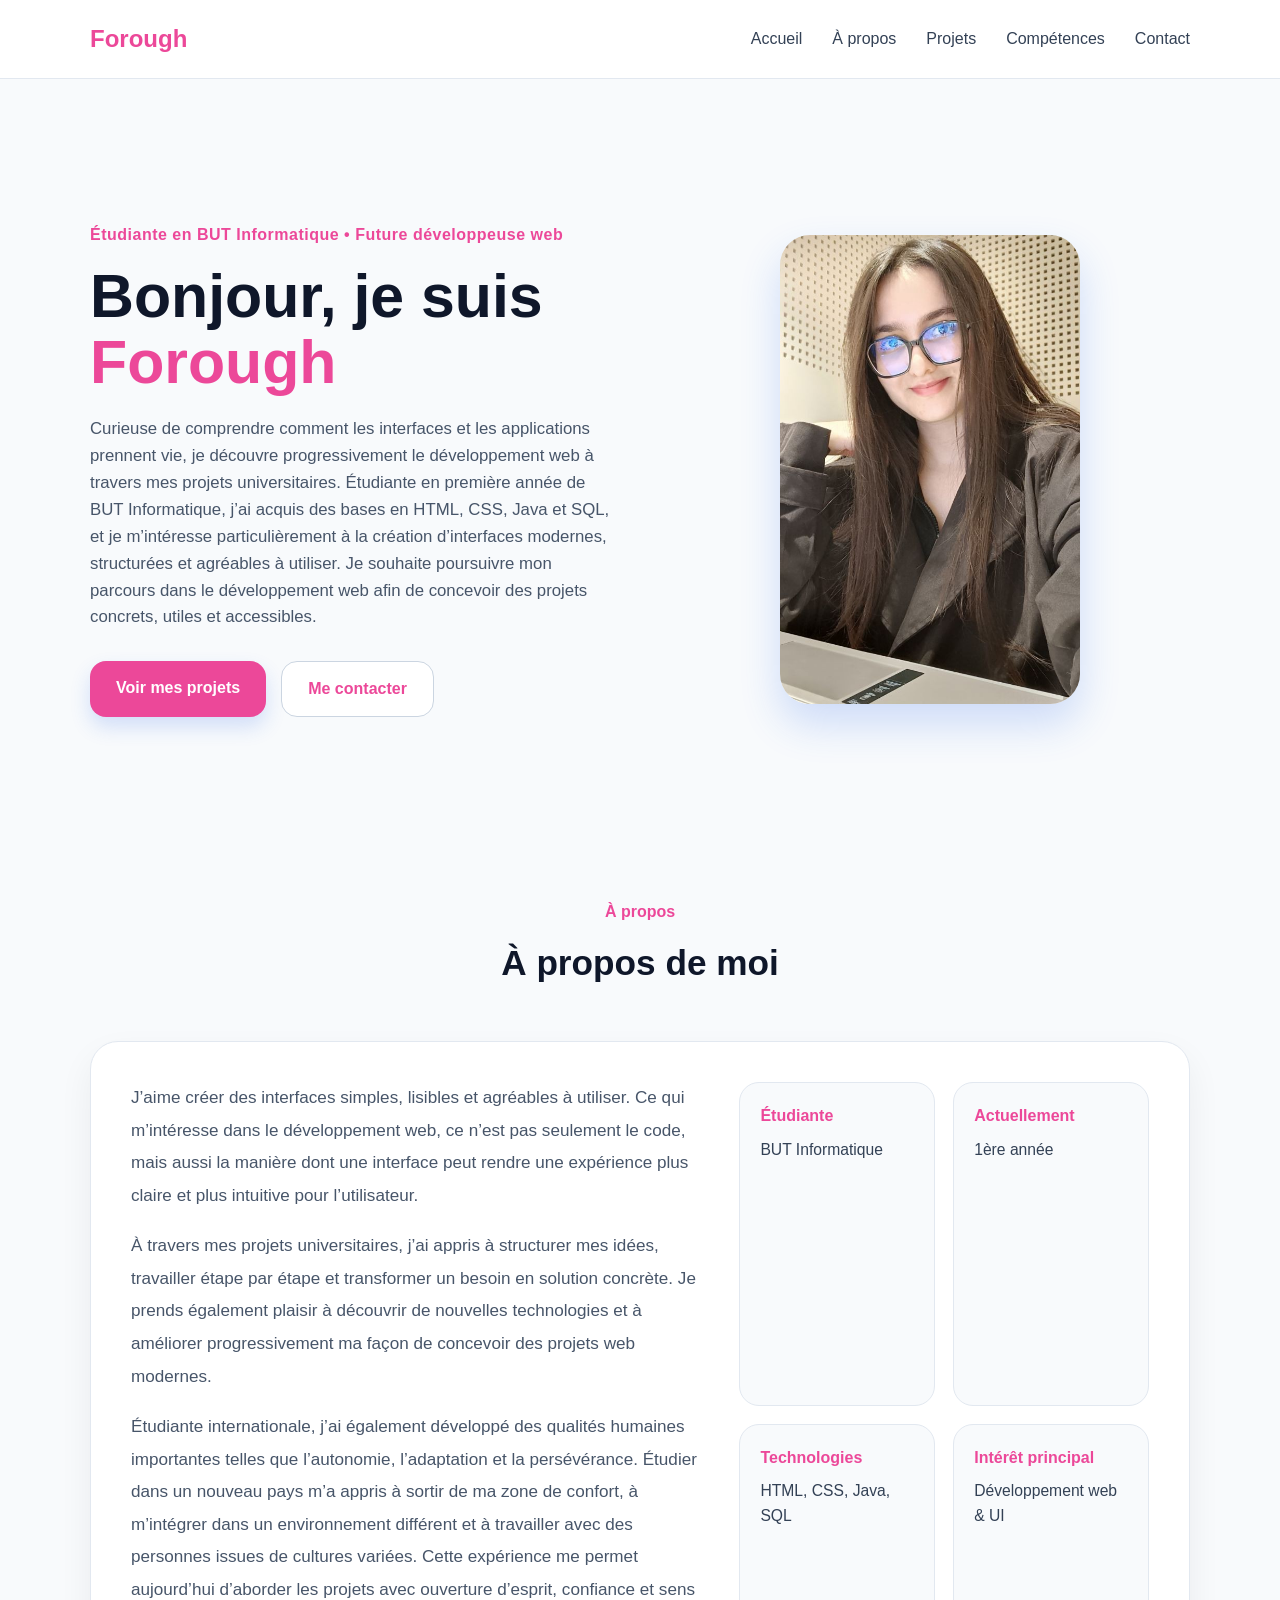
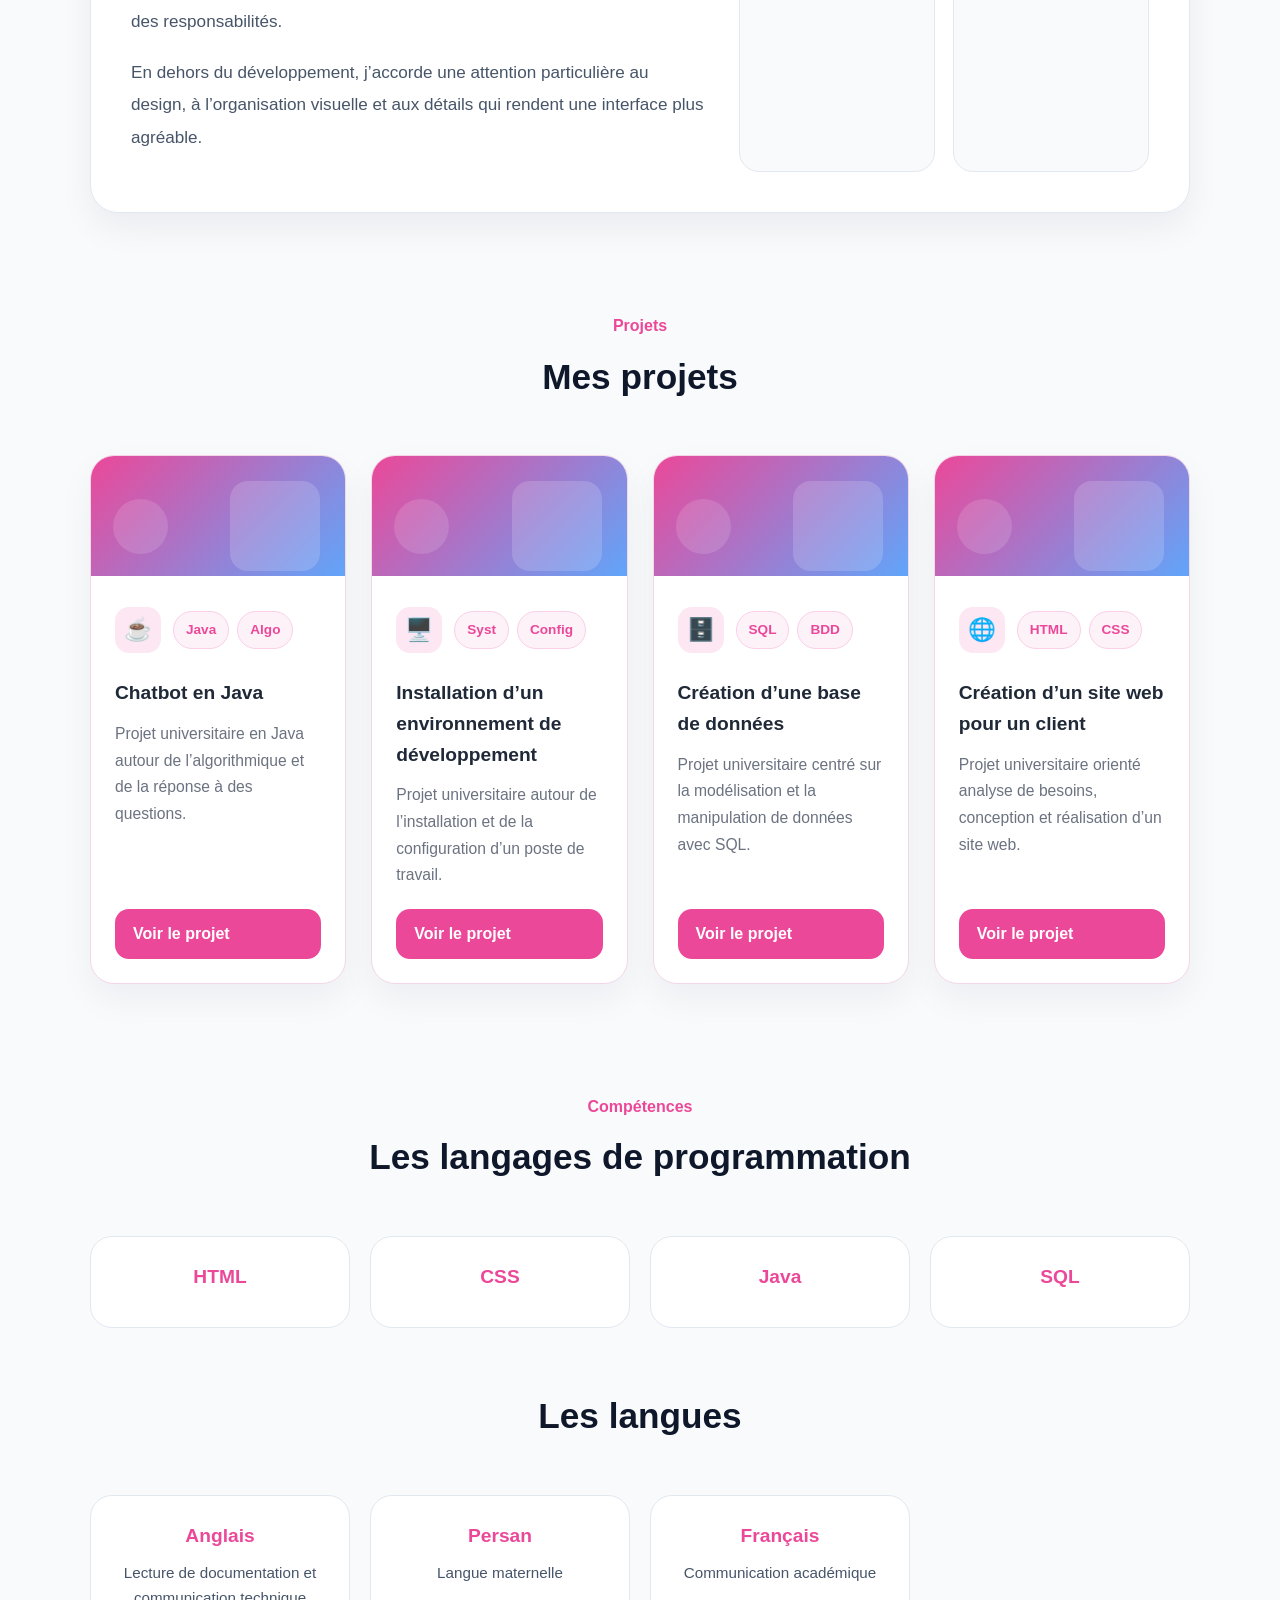
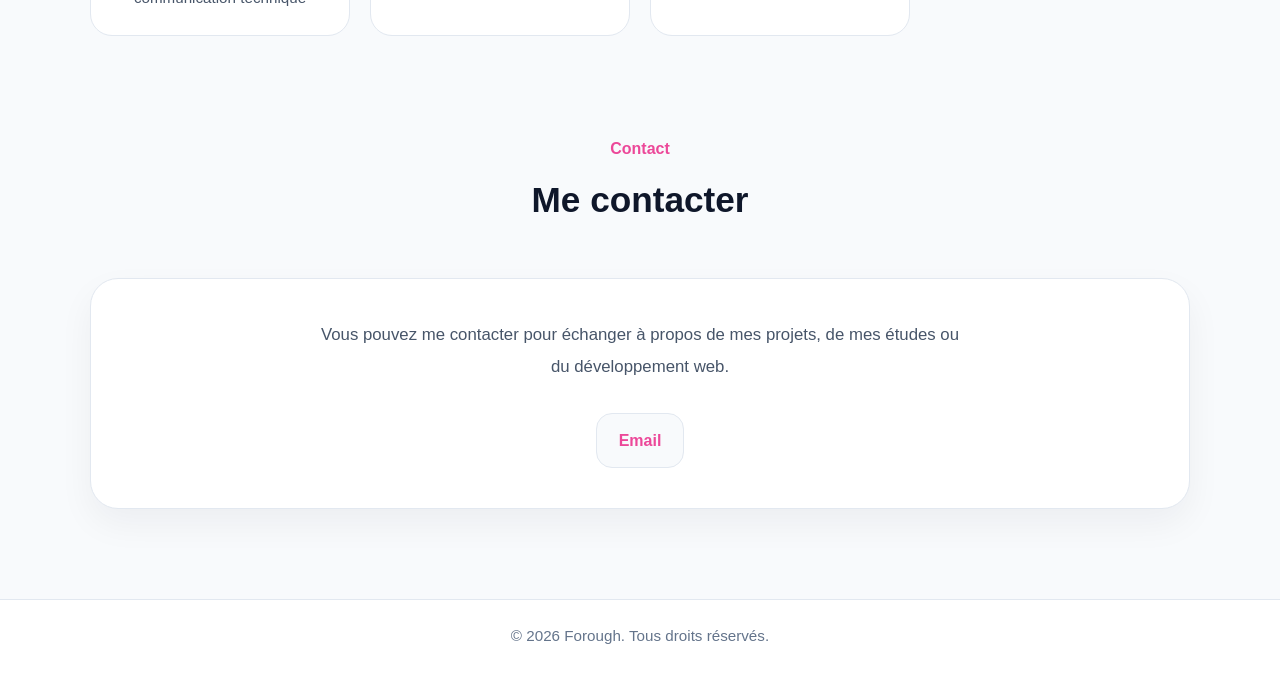
<file: index.html>
<!DOCTYPE html>
<html lang="fr">
<head>
  <meta charset="UTF-8" />
  <meta name="viewport" content="width=device-width, initial-scale=1.0" />
  <title>Portfolio - Forough</title>
  <link rel="stylesheet" href="portfolio.css" />
</head>
<body>

  <header class="header">
    <div class="container navbar">
      <h1 class="logo">Forough</h1>

      <nav>
        <ul class="nav-links">
          <li><a href="#">Accueil</a></li>
          <li><a href="#about">À propos</a></li>
          <li><a href="#projects">Projets</a></li>
          <li><a href="#competences">Compétences</a></li>
          <li><a href="#contact">Contact</a></li>
        </ul>
      </nav>
    </div>
  </header>

  <main>
    <section class="hero">
      <div class="container hero-content">
        <div class="hero-text">
          <p class="intro">Étudiante en BUT Informatique • Future développeuse web</p>

          <h2>Bonjour, je suis <span>Forough</span></h2>

          <p class="description">
            Curieuse de comprendre comment les interfaces et les applications prennent vie,
            je découvre progressivement le développement web à travers mes projets universitaires.

            Étudiante en première année de BUT Informatique, j’ai acquis des bases en HTML,
            CSS, Java et SQL, et je m’intéresse particulièrement à la création d’interfaces
            modernes, structurées et agréables à utiliser.

            Je souhaite poursuivre mon parcours dans le développement web afin de concevoir
            des projets concrets, utiles et accessibles.
          </p>

          <div class="hero-buttons">
            <a href="#projects" class="btn primary-btn">Voir mes projets</a>
            <a href="#contact" class="btn secondary-btn">Me contacter</a>
          </div>
        </div>

        <div class="hero-image">
          <img src="IMG_20260226_160338_019.jpg" alt="Photo de Farogh" class="profile-img">
        </div>
      </div>
    </section>

    <section class="about" id="about">
      <div class="container">
        <div class="section-title">
          <p>À propos</p>
          <h3>À propos de moi</h3>
        </div>

        <div class="about-card">
          <div class="about-text">
            <p>
             J’aime créer des interfaces simples, lisibles et agréables à utiliser.

             Ce qui m’intéresse dans le développement web, ce n’est pas seulement le code,
             mais aussi la manière dont une interface peut rendre une expérience plus claire
             et plus intuitive pour l’utilisateur.
            </p>

            <p>
             À travers mes projets universitaires, j’ai appris à structurer mes idées,
             travailler étape par étape et transformer un besoin en solution concrète.

             Je prends également plaisir à découvrir de nouvelles technologies et à améliorer
             progressivement ma façon de concevoir des projets web modernes.
            </p>

            <p>
             Étudiante internationale, j’ai également développé des qualités humaines importantes telles que l’autonomie, l’adaptation et la persévérance. Étudier dans un nouveau pays m’a appris à sortir de ma zone de confort, à m’intégrer dans un environnement différent et à travailler avec des personnes issues de cultures variées. Cette expérience me permet aujourd’hui d’aborder les projets avec ouverture d’esprit, confiance et sens des responsabilités.
            </p>

            <p>
            En dehors du développement, j’accorde une attention particulière au design,
            à l’organisation visuelle et aux détails qui rendent une interface plus agréable.
            </p>
          </div>

          <div class="about-info">
            <div class="info-box">
              <h4>Étudiante</h4>
              <p>BUT Informatique</p>
            </div>

            <div class="info-box">
              <h4>Actuellement</h4>
              <p>1ère année</p>
            </div>

            <div class="info-box">
              <h4>Technologies</h4>
              <p>HTML, CSS, Java, SQL</p>
            </div>

            <div class="info-box">
              <h4>Intérêt principal</h4>
              <p>Développement web & UI</p>
            </div>
          </div>
        </div>
      </div>
    </section>

    <section class="projects" id="projects">
  <div class="container">
    <div class="section-title">
      <p>Projets</p>
      <h3>Mes projets</h3>
    </div>

    <div class="projects-grid">
      <article class="project-card">
        <div class="project-top"></div>
        <div class="project-content">
          <div class="project-tech">
  <div class="tech-icon">☕</div>
  <div class="tech-badges">
    <span class="tech-badge">Java</span>
    <span class="tech-badge">Algo</span>
  </div>
</div>
          <h4>Chatbot en Java</h4>
          <p>Projet universitaire en Java autour de l’algorithmique et de la réponse à des questions.</p>
          <a href="projet1.html" class="project-btn">Voir le projet</a>
        </div>
      </article>

      <article class="project-card">
        <div class="project-top"></div>
        <div class="project-content">
          <div class="project-tech">
  <div class="tech-icon">🖥️</div>
  <div class="tech-badges">
    <span class="tech-badge">Syst</span>
    <span class="tech-badge">Config</span>
  </div>
</div>
          <h4>Installation d’un environnement de développement</h4>
          <p>Projet universitaire autour de l’installation et de la configuration d’un poste de travail.</p>
          <a href="projet2.html" class="project-btn">Voir le projet</a>
        </div>
      </article>

      <article class="project-card">
        <div class="project-top"></div>
        <div class="project-content">
          <div class="project-tech">
  <div class="tech-icon">🗄️</div>
  <div class="tech-badges">
    <span class="tech-badge">SQL</span>
    <span class="tech-badge">BDD</span>
  </div>
</div>

          <h4>Création d’une base de données</h4>
          <p>Projet universitaire centré sur la modélisation et la manipulation de données avec SQL.</p>
          <a href="projet3.html" class="project-btn">Voir le projet</a>
        </div>
      </article>

      <article class="project-card">
        <div class="project-top"></div>
        <div class="project-content">
          <div class="project-tech">
  <div class="tech-icon">🌐</div>
  <div class="tech-badges">
    <span class="tech-badge">HTML</span>
    <span class="tech-badge">CSS</span>
  </div>
</div>
          <h4>Création d’un site web pour un client</h4>
          <p>Projet universitaire orienté analyse de besoins, conception et réalisation d’un site web.</p>
          <a href="projet4.html" class="project-btn">Voir le projet</a>
        </div>
      </article>
    </div>
  </div>
</section>

  
<section id="competences" class="skills">
  <div class="container">

    <!-- Section 1 -->
    <div class="section-title">
      <p>Compétences</p>
      <h3>Les langages de programmation</h3>
    </div>

    <div class="skills-grid">

      <div class="skill-card">
        <h4>HTML</h4>
        
      </div>

      <div class="skill-card">
        <h4>CSS</h4>
        
      </div>

      <div class="skill-card">
        <h4>Java</h4>
        
      </div>

      <div class="skill-card">
        <h4>SQL</h4>
        
      </div>

    </div>

    
    <div style="margin-top: 60px;"></div>

    <!-- Section 2 -->
    <div class="section-title">
      <h3>Les langues</h3>
    </div>

    <div class="skills-grid">

      <div class="skill-card">
        <h4>Anglais</h4>
        <p>Lecture de documentation et communication technique</p>
      </div>

      <div class="skill-card">
        <h4>Persan</h4>
        <p>Langue maternelle</p>
      </div>

      
      <div class="skill-card">
        <h4>Français</h4>
        <p>Communication académique</p>
      </div>

    </div>

  </div>
</section>

    

    <section class="contact" id="contact">
      <div class="container">
        <div class="section-title">
          <p>Contact</p>
          <h3>Me contacter</h3>
        </div>

        <div class="contact-card">
          <p class="contact-text">
            Vous pouvez me contacter pour échanger à propos de mes projets,
            de mes études ou du développement web.
          </p>

          <div class="contact-links">
            <a href="mailto:hedarifarogh@gmail.com" class="contact-item">Email</a>
          </div>
        </div>
      </div>
    </section>
  </main>

  <footer class="footer">
    <div class="container footer-content">
      <p>© 2026 Forough. Tous droits réservés.</p>
    </div>
  </footer>

</body>
</html>
</file>
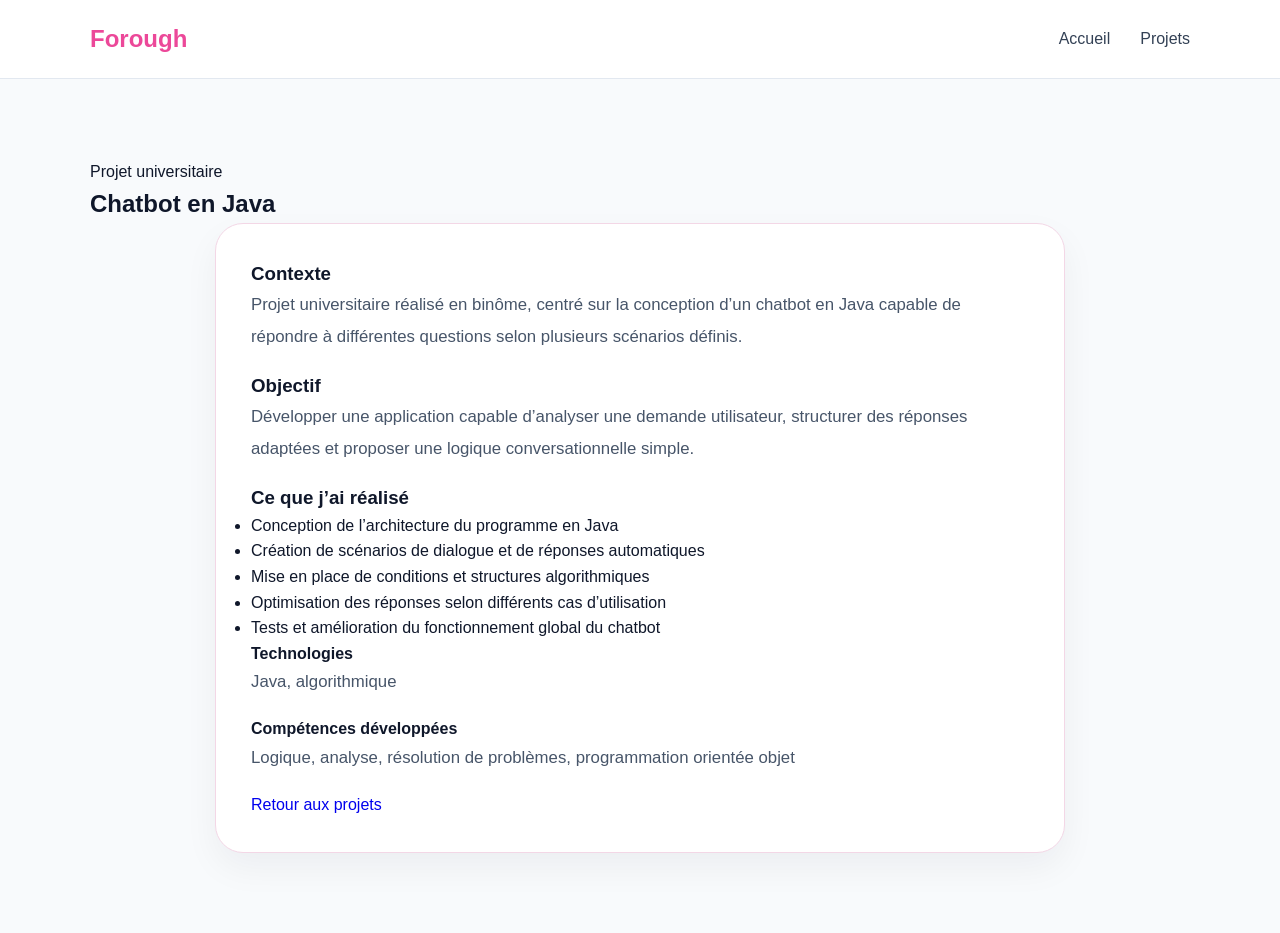
<file: projet1.html>
<!DOCTYPE html>
<html lang="fr">
<head>
  <meta charset="UTF-8">
  <meta name="viewport" content="width=device-width, initial-scale=1.0">
  <title>Chatbot en Java</title>
  <link rel="stylesheet" href="portfolio.css">
</head>
<body>

  <header class="header">
    <div class="container navbar">
      <h1 class="logo">Forough</h1>
      <nav>
        <ul class="nav-links">
          <li><a href="index.html">Accueil</a></li>
          <li><a href="index.html">Projets</a></li>
        </ul>
      </nav>
    </div>
  </header>

  <main class="project-page">
    <div class="container">
      <div class="project-hero">
        <p class="project-label">Projet universitaire</p>
        <h2>Chatbot en Java</h2>
      </div>
      <div class="project-detail-card">

  <h3>Contexte</h3>

  <p>
    Projet universitaire réalisé en binôme, centré sur la conception d’un chatbot en Java capable de répondre
    à différentes questions selon plusieurs scénarios définis.
  </p>

  <h3>Objectif</h3>

  <p>
    Développer une application capable d’analyser une demande utilisateur,
    structurer des réponses adaptées et proposer une logique conversationnelle simple.
  </p>

  <h3>Ce que j’ai réalisé</h3>

  <ul class="project-list">
    <li>Conception de l’architecture du programme en Java</li>
    <li>Création de scénarios de dialogue et de réponses automatiques</li>
    <li>Mise en place de conditions et structures algorithmiques</li>
    <li>Optimisation des réponses selon différents cas d’utilisation</li>
    <li>Tests et amélioration du fonctionnement global du chatbot</li>
  </ul>

  <div class="project-info">

    <div class="project-info-box">
      <h4>Technologies</h4>
      <p>Java, algorithmique</p>
    </div>

    <div class="project-info-box">
      <h4>Compétences développées</h4>
      <p>Logique, analyse, résolution de problèmes, programmation orientée objet</p>
    </div>

  </div>

  <a href="index.html" class="back-btn">
    Retour aux projets
  </a>

</div>
      
    </div>
  </main>

</body>
</html>
</file>
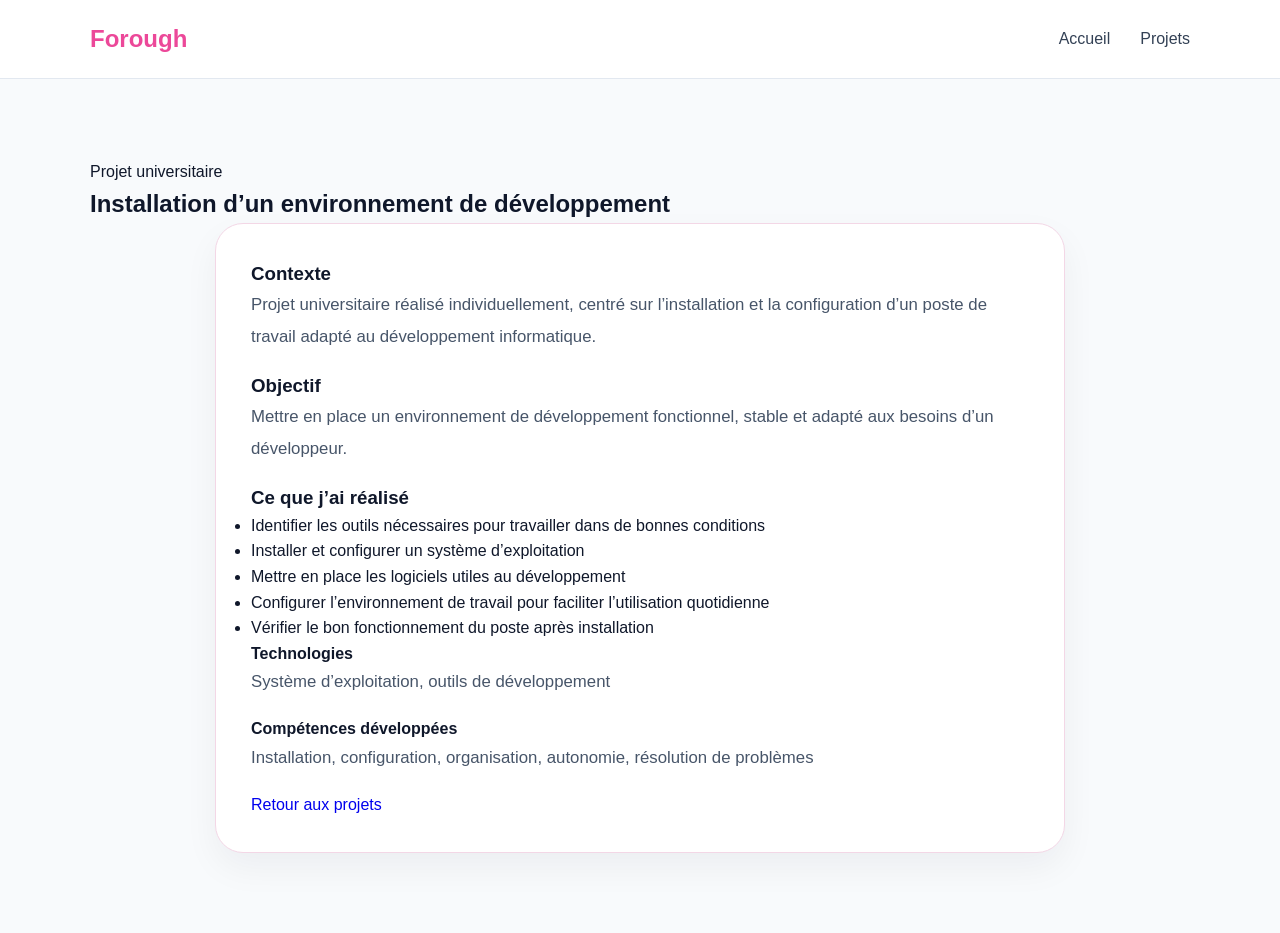
<file: projet2.html>
<!DOCTYPE html>
<html lang="fr">
<head>
  <meta charset="UTF-8">
  <meta name="viewport" content="width=device-width, initial-scale=1.0">
  <title>Installation d’un environnement de développement</title>
  <link rel="stylesheet" href="portfolio.css">
</head>
<body>

  <header class="header">
    <div class="container navbar">
      <h1 class="logo">Forough</h1>

      <nav>
        <ul class="nav-links">
          <li><a href="index.html">Accueil</a></li>
          <li><a href="index.html">Projets</a></li>
        </ul>
      </nav>
    </div>
  </header>

  <main class="project-page">
    <div class="container">

      <div class="project-hero">
        <p class="project-label">Projet universitaire</p>
        <h2>Installation d’un environnement de développement</h2>
      </div>
       <div class="project-detail-card">

  <h3>Contexte</h3>

  <p>
    Projet universitaire réalisé individuellement, centré sur
    l’installation et la configuration d’un poste de travail adapté au développement informatique.
  </p>

  <h3>Objectif</h3>

  <p>
    Mettre en place un environnement de développement fonctionnel, stable et adapté
    aux besoins d’un développeur.
  </p>

  <h3>Ce que j’ai réalisé</h3>

  <ul class="project-list">
    <li>Identifier les outils nécessaires pour travailler dans de bonnes conditions</li>
    <li>Installer et configurer un système d’exploitation</li>
    <li>Mettre en place les logiciels utiles au développement</li>
    <li>Configurer l’environnement de travail pour faciliter l’utilisation quotidienne</li>
    <li>Vérifier le bon fonctionnement du poste après installation</li>
  </ul>

  <div class="project-info">
    <div class="project-info-box">
      <h4>Technologies</h4>
      <p>Système d’exploitation, outils de développement</p>
    </div>

    <div class="project-info-box">
      <h4>Compétences développées</h4>
      <p>Installation, configuration, organisation, autonomie, résolution de problèmes</p>
    </div>
  </div>

  <a href="index.html#projects" class="back-btn">
    Retour aux projets
  </a>

</div>
      
    </div>
  </main>

</body>
</html>
</file>
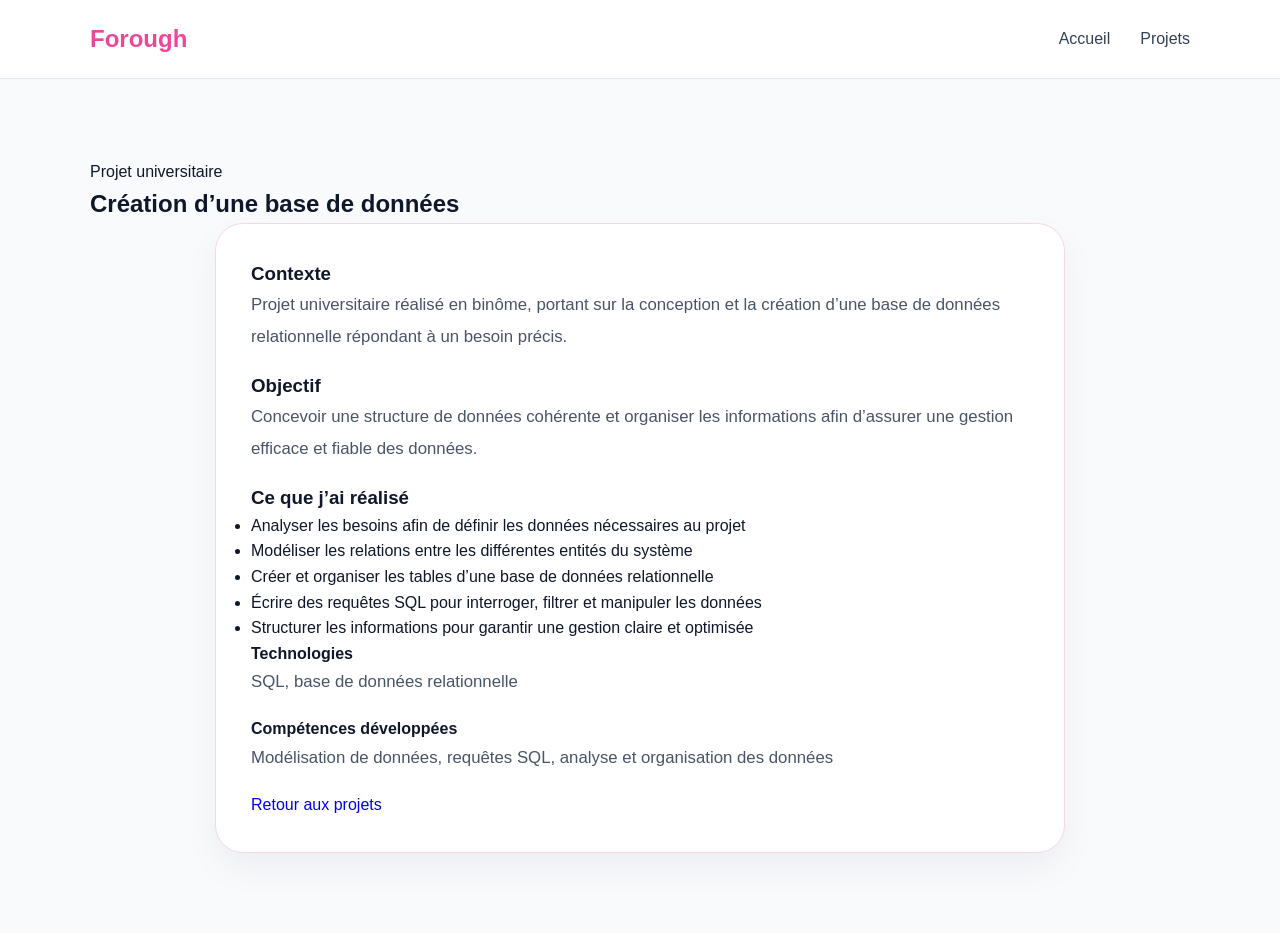
<file: projet3.html>
<!DOCTYPE html>
<html lang="fr">
<head>
  <meta charset="UTF-8">
  <meta name="viewport" content="width=device-width, initial-scale=1.0">
  <title>Création d’une base de données</title>
  <link rel="stylesheet" href="portfolio.css">
</head>
<body>

  <header class="header">
    <div class="container navbar">
      <h1 class="logo">Forough</h1>

      <nav>
        <ul class="nav-links">
          <li><a href="index.html">Accueil</a></li>
          <li><a href="index.html">Projets</a></li>
        </ul>
      </nav>
    </div>
  </header>

  <main class="project-page">
    <div class="container">

      <div class="project-hero">
        <p class="project-label">Projet universitaire</p>
        <h2>Création d’une base de données</h2>
      </div>
       <div class="project-detail-card">

  <h3>Contexte</h3>

  <p>
    Projet universitaire réalisé en binôme, portant sur
    la conception et la création d’une base de données relationnelle répondant à un besoin précis.
  </p>

  <h3>Objectif</h3>

  <p>
    Concevoir une structure de données cohérente et organiser les informations
    afin d’assurer une gestion efficace et fiable des données.
  </p>

  <h3>Ce que j’ai réalisé</h3>

  <ul class="project-list">
    <li>Analyser les besoins afin de définir les données nécessaires au projet</li>
    <li>Modéliser les relations entre les différentes entités du système</li>
    <li>Créer et organiser les tables d’une base de données relationnelle</li>
    <li>Écrire des requêtes SQL pour interroger, filtrer et manipuler les données</li>
    <li>Structurer les informations pour garantir une gestion claire et optimisée</li>
  </ul>

  <div class="project-info">

    <div class="project-info-box">
      <h4>Technologies</h4>
      <p>SQL, base de données relationnelle</p>
    </div>

    <div class="project-info-box">
      <h4>Compétences développées</h4>
      <p>Modélisation de données, requêtes SQL, analyse et organisation des données</p>
    </div>

  </div>

  <a href="index.html" class="back-btn">
    Retour aux projets
  </a>

</div>
      
    </div>
  </main>

</body>
</html>
</file>
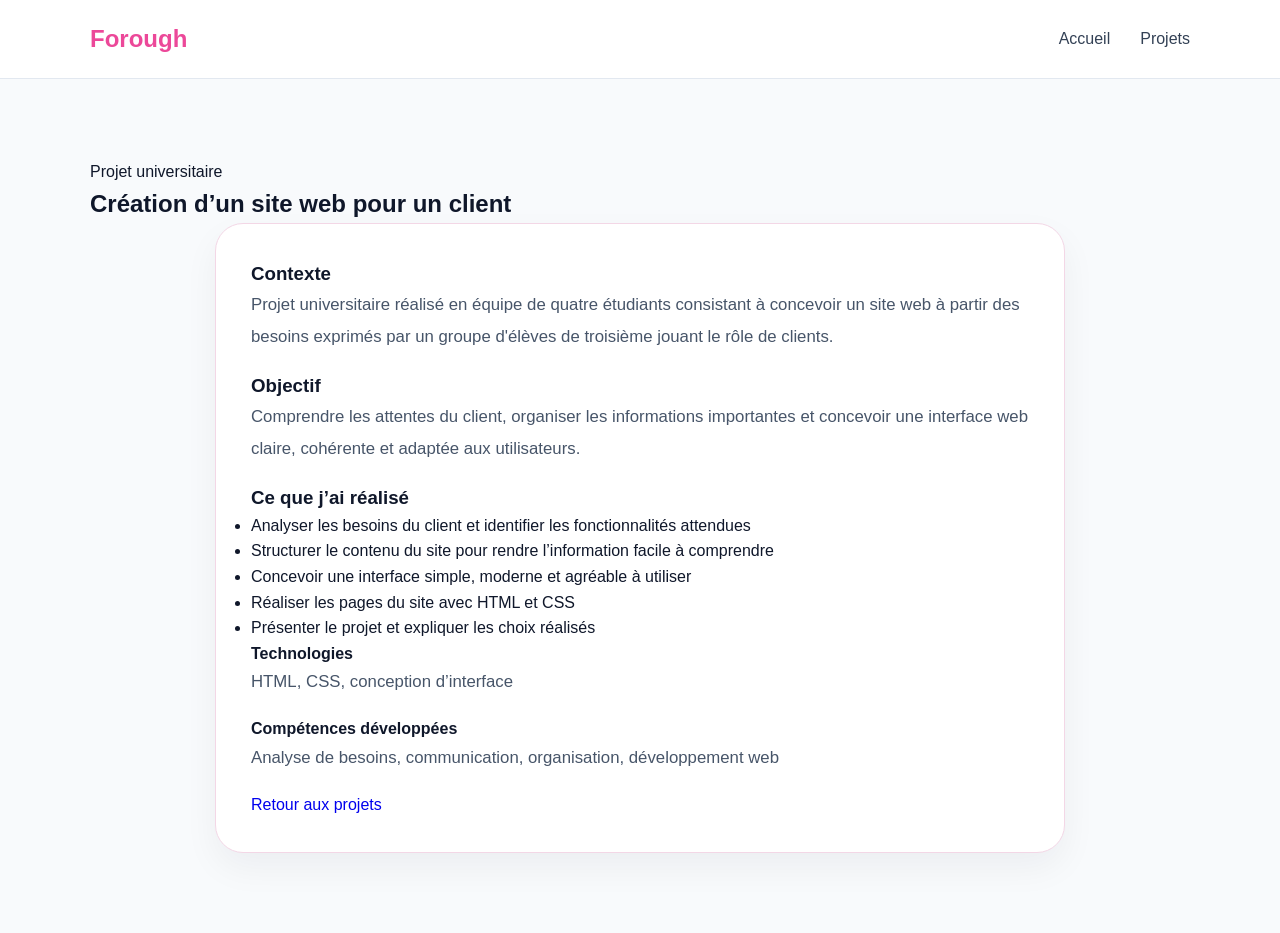
<file: projet4.html>
<!DOCTYPE html>
<html lang="fr">
<head>
  <meta charset="UTF-8">
  <meta name="viewport" content="width=device-width, initial-scale=1.0">
  <title>Création d’un site web pour un client</title>
  <link rel="stylesheet" href="portfolio.css">
</head>
<body>

  <header class="header">
    <div class="container navbar">
      <h1 class="logo">Forough</h1>

      <nav>
        <ul class="nav-links">
          <li><a href="index.html">Accueil</a></li>
          <li><a href="index.html">Projets</a></li>
        </ul>
      </nav>
    </div>
  </header>

  <main class="project-page">
    <div class="container">

      <div class="project-hero">
        <p class="project-label">Projet universitaire</p>
        <h2>Création d’un site web pour un client</h2>
      </div>
       <div class="project-detail-card">

  <h3>Contexte</h3>

  <p>
    Projet universitaire réalisé en équipe de quatre étudiants consistant à concevoir un site web à partir des besoins exprimés par un groupe d'élèves de troisième jouant le rôle de clients.
  </p>

  <h3>Objectif</h3>

  <p>
    Comprendre les attentes du client, organiser les informations importantes
    et concevoir une interface web claire, cohérente et adaptée aux utilisateurs.
  </p>

  <h3>Ce que j’ai réalisé</h3>

  <ul class="project-list">
    <li>Analyser les besoins du client et identifier les fonctionnalités attendues</li>
    <li>Structurer le contenu du site pour rendre l’information facile à comprendre</li>
    <li>Concevoir une interface simple, moderne et agréable à utiliser</li>
    <li>Réaliser les pages du site avec HTML et CSS</li>
    <li>Présenter le projet et expliquer les choix réalisés</li>
  </ul>

  <div class="project-info">

    <div class="project-info-box">
      <h4>Technologies</h4>
      <p>HTML, CSS, conception d’interface</p>
    </div>

    <div class="project-info-box">
      <h4>Compétences développées</h4>
      <p>Analyse de besoins, communication, organisation, développement web</p>
    </div>

  </div>

  <a href="index.html" class="back-btn">
    Retour aux projets
  </a>

</div>
      
    </div>
  </main>

</body>
</html>
</file>
<file: portfolio.css>
* {
  margin: 0;
  padding: 0;
  box-sizing: border-box;
}

html {
  scroll-behavior: smooth;
}

body {
  font-family: Arial, Helvetica, sans-serif;
  background: #f8fafc;
  color: #0f172a;
  line-height: 1.6;
}

a {
  text-decoration: none;
}

.container {
  width: 90%;
  max-width: 1100px;
  margin: 0 auto;
}

.header {
  background: rgba(255, 255, 255, 0.9);
  border-bottom: 1px solid #e2e8f0;
  position: sticky;
  top: 0;
  z-index: 1000;
  backdrop-filter: blur(8px);
}

.navbar {
  display: flex;
  justify-content: space-between;
  align-items: center;
  padding: 20px 0;
}

.logo {
  font-size: 1.5rem;
  color: #ec4899;
  font-weight: 800;
}

.nav-links {
  list-style: none;
  display: flex;
  gap: 30px;
}

.nav-links a {
  color: #334155;
  font-weight: 500;
  transition: 0.3s;
  position: relative;
}

.nav-links a::after {
  content: "";
  position: absolute;
  width: 0%;
  height: 2px;
  background: #ec4899;
  left: 0;
  bottom: -4px;
  transition: 0.3s;
}

.nav-links a:hover {
  color: #ec4899;
}

.nav-links a:hover::after {
  width: 100%;
}

.hero {
  min-height: 80vh;
  display: flex;
  align-items: center;
  margin-top: 40px;
}

.hero-content {
  display: flex;
  justify-content: space-between;
  align-items: center;
  gap: 60px;
  padding: 60px 0 80px;
}

.hero-text {
  flex: 1;
}

.intro {
  color: #ec4899;
  font-weight: 600;
  margin-bottom: 15px;
  font-size: 1rem;
  letter-spacing: 0.5px;
}

.hero-text h2 {
  font-size: 3.8rem;
  margin-bottom: 20px;
  line-height: 1.1;
  font-weight: 800;
}

.hero-text h2 span {
  color: #ec4899;
}

.description {
  color: #475569;
  max-width: 520px;
  margin-bottom: 30px;
  font-size: 1.05rem;
}

.hero-buttons {
  display: flex;
  gap: 15px;
  flex-wrap: wrap;
}

.btn {
  padding: 14px 26px;
  border-radius: 16px;
  font-weight: 700;
  transition: 0.3s ease;
  display: inline-block;
}

.primary-btn {
  background: #ec4899;
  color: white;
  box-shadow: 0 10px 20px rgba(37, 99, 235, 0.18);
}

.primary-btn:hover {
  background: #db2777;
  transform: translateY(-2px);
}

.secondary-btn {
  background: white;
  color: #ec4899;
  border: 1px solid #cbd5e1;
}

.secondary-btn:hover {
  border-color: #ec4899;
  transform: translateY(-2px);
}

.hero-image {
  flex: 1;
  display: flex;
  justify-content: center;
  align-items: center;
}

.profile-img {
  width: 300px;
  height: auto;
  border-radius: 30px;
  box-shadow: 0 20px 40px rgba(37, 99, 235, 0.2);
  transition: 0.3s;
}

.profile-img:hover {
  transform: scale(1.03);
}

.section-title {
  text-align: center;
  margin-bottom: 50px;
}

.section-title p {
  color: #ec4899;
  font-weight: 700;
  margin-bottom: 10px;
}

.section-title h3 {
  font-size: 2.2rem;
  color: #0f172a;
}

.about {
  padding: 60px 0 80px;
  scroll-margin-top: 120px;
}

.about-card {
  background: white;
  border: 1px solid #e2e8f0;
  border-radius: 28px;
  padding: 40px;
  box-shadow: 0 15px 35px rgba(15, 23, 42, 0.06);
  display: grid;
  grid-template-columns: 1.4fr 1fr;
  gap: 35px;
}

.about-text p {
  color: #475569;
  font-size: 1.07rem;
  margin-bottom: 18px;
  line-height: 1.9;
}

.about-info {
  display: grid;
  grid-template-columns: 1fr 1fr;
  gap: 18px;
}

.info-box {
  background: #f8fafc;
  border: 1px solid #e2e8f0;
  border-radius: 20px;
  padding: 20px;
  transition: 0.3s ease;
}

.info-box:hover {
  transform: translateY(-4px);
  box-shadow: 0 12px 25px rgba(37, 99, 235, 0.08);
  border-color: #bfdbfe;
}

.info-box h4 {
  color: #ec4899;
  font-size: 1rem;
  margin-bottom: 8px;
}

.info-box p {
  color: #334155;
  font-weight: 500;
  font-size: 0.98rem;
}

.projects {
  padding: 20px 0 90px;
  scroll-margin-top: 120px;
}

.projects-grid {
  display: grid;
  grid-template-columns: repeat(auto-fit, minmax(250px, 1fr));
  gap: 25px;
}

.project-card {
  display: flex;
  flex-direction: column;
  background: white;
  border: 1px solid #e2e8f0;
  border-radius: 24px;
  overflow: hidden;
  box-shadow: 0 15px 35px rgba(15, 23, 42, 0.05);
  transition: 0.3s ease;
}

.project-card:hover {
  transform: translateY(-6px);
  box-shadow: 0 18px 35px rgba(37, 99, 235, 0.10);
  border-color: #bfdbfe;
}

.project-top {
  height: 160px;
  background: linear-gradient(135deg, #ec4899, #60a5fa);
  position: relative;
}

.project-top::before {
  content: "";
  position: absolute;
  width: 90px;
  height: 90px;
  background: rgba(255, 255, 255, 0.16);
  border-radius: 18px;
  top: 25px;
  right: 25px;
}

.project-top::after {
  content: "";
  position: absolute;
  width: 55px;
  height: 55px;
  background: rgba(255, 255, 255, 0.13);
  border-radius: 50%;
  bottom: 22px;
  left: 22px;
}

.project-content {
  display: flex;
  flex-direction: column;
  flex: 1;
  padding: 24px;
}

.project-content h4 {
  font-size: 1.2rem;
  color: #0f172a;
  margin-bottom: 12px;
}

.project-content p {
  color: #475569;
  font-size: 0.98rem;
  margin-bottom: 18px;
  line-height: 1.8;
}

.project-tag {
  display: inline-block;
  padding: 8px 14px;
  background: #fce7f3;
  color: #ec4899;
  border-radius: 999px;
  font-size: 0.9rem;
  font-weight: 700;
}

.projects-grid {
  display: grid;
  grid-template-columns: repeat(auto-fit, minmax(250px, 1fr));
  gap: 25px;
}

.project-card {
  background: white;
  border: 1px solid #f3d7e6;
  border-radius: 24px;
  overflow: hidden;
  box-shadow: 0 15px 35px rgba(15, 23, 42, 0.05);
  transition: 0.3s ease;
}

.project-card:hover {
  transform: translateY(-6px);
  box-shadow: 0 18px 35px rgba(236, 72, 153, 0.10);
  border-color: #f5b8d5;
}

.project-top {
  height: 120px;
  background: linear-gradient(135deg, #ec4899, #60a5fa);
}

.project-content {
  padding: 24px;
}

.project-content h4 {
  font-size: 1.2rem;
  color: #1f2937;
  margin-bottom: 12px;
}

.project-content p {
  color: #6b7280;
  font-size: 0.98rem;
  margin-bottom: 20px;
  line-height: 1.7;
}

.project-btn {
  margin-top: auto;
  display: inline-block;
  padding: 12px 18px;
  background: #ec4899;
  color: white;
  border-radius: 14px;
  font-weight: 700;
  transition: 0.3s ease;
}

.project-btn:hover {
  background: #db2777;
  transform: translateY(-2px);
}

.project-page {
  padding: 80px 0;
}

.project-detail-card {
  background: white;
  border: 1px solid #f3d7e6;
  border-radius: 28px;
  padding: 35px;
  box-shadow: 0 15px 35px rgba(15, 23, 42, 0.05);
  max-width: 850px;
  margin: 0 auto;
}

.project-detail-card p {
  color: #475569;
  font-size: 1.05rem;
  line-height: 1.9;
  margin-bottom: 18px;
}

.contact {
  padding: 10px 0 90px;
  scroll-margin-top: 120px;
}

.contact-card {
  background: white;
  border: 1px solid #e2e8f0;
  border-radius: 28px;
  padding: 40px;
  box-shadow: 0 15px 35px rgba(15, 23, 42, 0.05);
  text-align: center;
}

.contact-text {
  max-width: 650px;
  margin: 0 auto 30px;
  color: #475569;
  font-size: 1.05rem;
  line-height: 1.9;
}

.contact-links {
  display: flex;
  justify-content: center;
  gap: 18px;
  flex-wrap: wrap;
}

.contact-item {
  padding: 14px 22px;
  border-radius: 16px;
  background: #f8fafc;
  border: 1px solid #e2e8f0;
  color: #ec4899;
  font-weight: 700;
  transition: 0.3s ease;
}

.contact-item:hover {
  transform: translateY(-3px);
  border-color: #bfdbfe;
  box-shadow: 0 12px 25px rgba(37, 99, 235, 0.08);
}

.skills {
  padding: 20px 0 90px;
  scroll-margin-top: 120px;
}

.skills-grid {
  display: grid;
  grid-template-columns: repeat(4, 1fr);
  gap: 20px;
}

.skill-card {
  background: white;
  border: 1px solid #e2e8f0;
  border-radius: 22px;
  padding: 25px;
  text-align: center;
  transition: 0.3s ease;
}

.skill-card:hover {
  transform: translateY(-6px);
  border-color: #bfdbfe;
  box-shadow: 0 15px 30px rgba(37, 99, 235, 0.08);
}

.skill-card h4 {
  color: #ec4899;
  font-size: 1.2rem;
  margin-bottom: 10px;
}

.skill-card p {
  color: #475569;
  font-size: 0.95rem;
}

.footer {
  background: white;
  border-top: 1px solid #e2e8f0;
}

.footer-content {
  padding: 24px 0;
  text-align: center;
}

.footer-content p {
  color: #64748b;
  font-size: 0.95rem;
}

.project-tech {
  display: flex;
  align-items: center;
  gap: 12px;
  margin-bottom: 18px;
  flex-wrap: wrap;
}

.tech-icon {
  width: 46px;
  height: 46px;
  border-radius: 14px;
  background: #fce7f3;
  color: #ec4899;
  display: flex;
  align-items: center;
  justify-content: center;
  font-size: 1.4rem;
  font-weight: 800;
}

.tech-badges {
  display: flex;
  gap: 8px;
  flex-wrap: wrap;
}

.tech-badge {
  background: #fdf2f8;
  color: #ec4899;
  border: 1px solid #fbcfe8;
  padding: 7px 12px;
  border-radius: 999px;
  font-size: 0.85rem;
  font-weight: 700;
}

.project-tech{
  min-height: 60px;
}

@media (max-width: 900px) {
  .hero-text h2 {
    font-size: 3rem;
  }

  .profile-img {
    width: 260px;
  }

  .projects-grid {
    grid-template-columns: 1fr;
  }

  .skills-grid {
  grid-template-columns: repeat(2, 1fr);
}
}

@media (max-width: 768px) {
  .navbar {
    flex-direction: column;
    gap: 15px;
  }

  .nav-links {
    gap: 18px;
    flex-wrap: wrap;
    justify-content: center;
  }

  .hero {
    min-height: auto;
  }

  .hero-content {
    flex-direction: column-reverse;
    text-align: center;
    gap: 40px;
    padding: 50px 0 60px;
  }

  .description {
    margin-left: auto;
    margin-right: auto;
  }

  .hero-buttons {
    justify-content: center;
  }

  .hero-text h2 {
    font-size: 2.4rem;
  }

  .profile-img {
    width: 220px;
  }

  .section-title h3 {
    font-size: 1.8rem;
  }

  .about {
    padding: 60px 0;
  }

  .about-card {
    grid-template-columns: 1fr;
    padding: 25px;
    gap: 25px;
  }

  .about-info {
    grid-template-columns: 1fr;
  }

  .projects {
    padding: 10px 0 70px;
  }

  .project-top {
    height: 140px;
  }

  .project-content {
    padding: 20px;
  }

  .contact {
    padding: 0 0 70px;
  }

  .contact-card {
    padding: 25px;
  }

  .skills-grid {
  grid-template-columns: 1fr;
}

.project-page {
  padding: 90px 0;
  min-height: 85vh;
}

.project-hero {
  max-width: 900px;
  margin: 0 auto;
  text-align: center;
}

.project-label {
  color: #ec4899;
  font-weight: 700;
  margin-bottom: 12px;
}

.project-hero h2 {
  font-size: 2.8rem;
  color: #1f2937;
  margin-bottom: 20px;
}

.project-detail-card {
  max-width: 900px;
  margin: 40px auto 0;
  background: white;
  border: 1px solid #f3d7e6;
  border-radius: 28px;
  padding: 40px;
  box-shadow: 0 18px 40px rgba(15, 23, 42, 0.06);
}

.project-detail-card p {
  color: #475569;
  font-size: 1.05rem;
  line-height: 1.9;
  margin-bottom: 18px;
}

.project-info {
  display: grid;
  grid-template-columns: 1fr 1fr;
  gap: 18px;
  margin: 30px 0;
}

.project-info-box {
  background: #fdf2f8;
  border: 1px solid #fbcfe8;
  border-radius: 18px;
  padding: 20px;
}

.project-info-box h4 {
  color: #ec4899;
  margin-bottom: 8px;
}

.project-info-box p {
  margin: 0;
  color: #475569;
}

.back-btn {
  display: inline-block;
  margin-top: 20px;
  padding: 13px 22px;
  background: #ec4899;
  color: white;
  border-radius: 14px;
  font-weight: 700;
  transition: 0.3s ease;
}

.back-btn:hover {
  background: #db2777;
  transform: translateY(-2px);
}

@media (max-width: 768px) {
  .project-hero h2 {
    font-size: 2rem;
  }

  .project-detail-card {
    padding: 25px;
  }

  .project-info {
    grid-template-columns: 1fr;
  }
}
}
</file>
